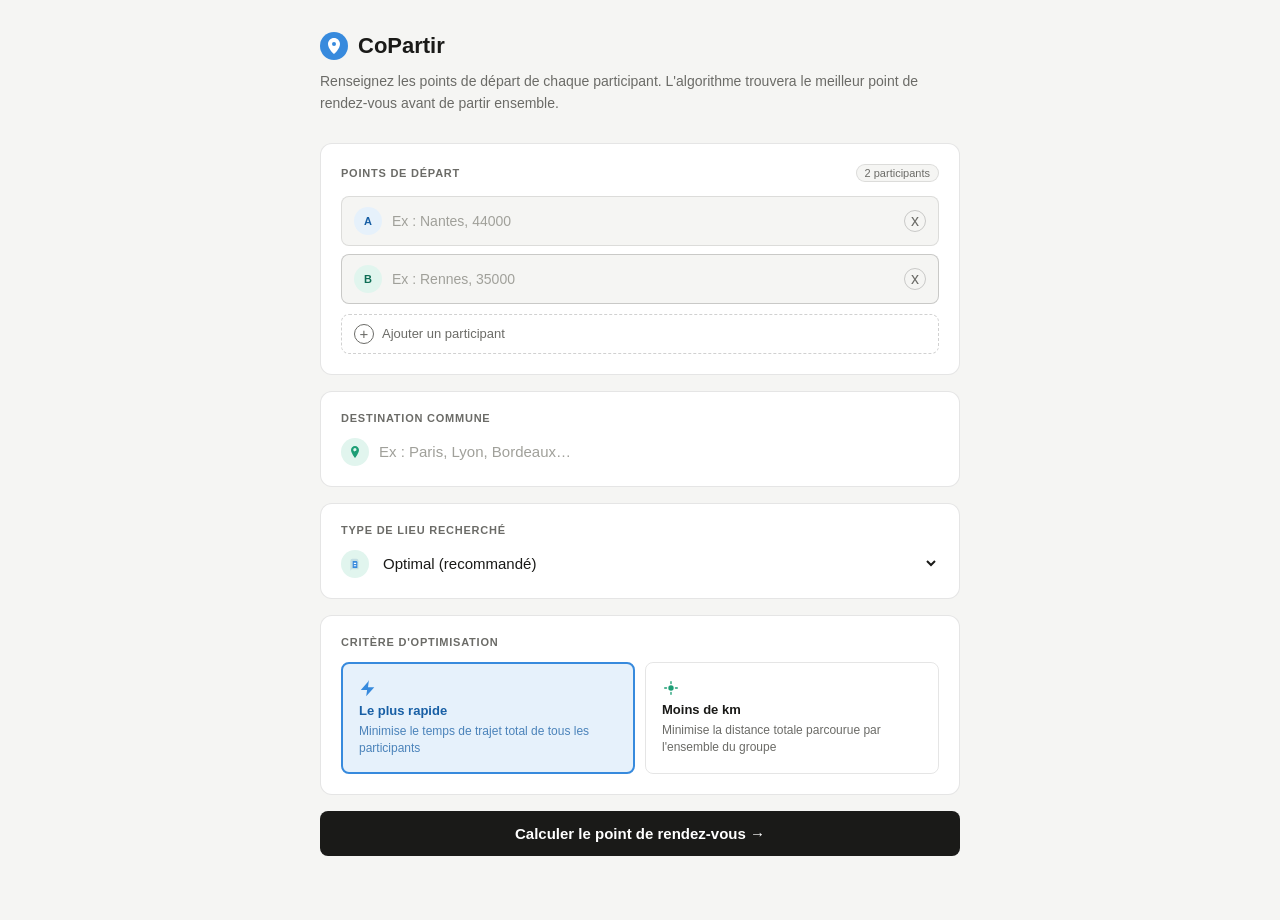
<file: index.html>
<!DOCTYPE html>
<html lang="fr">
<head>
  <meta charset="UTF-8" />
  <meta name="viewport" content="width=device-width, initial-scale=1.0" />
  <meta name="theme-color" content="#ffffff" />
  <meta name="description" content="Trouvez le meilleur point de rendez-vous pour votre covoiturage." />
  <meta name="apple-mobile-web-app-capable" content="yes" />
  <meta name="apple-mobile-web-app-status-bar-style" content="default" />
  <meta name="apple-mobile-web-app-title" content="CoPartir" />
  <link rel="manifest" href="manifest.json" />
  <link rel="icon" href="icons/icon-192.png" />
  <link rel="apple-touch-icon" href="icons/icon-192.png" />
  <title>CoPartir</title>
  <link rel="stylesheet" href="style.css" />

  <style>
    /* ── Loading Overlay ─────────────────────────────────── */
    #loading-overlay {
      display: none;
      position: fixed;
      inset: 0;
      background: rgba(255,255,255,0.88);
      backdrop-filter: blur(6px);
      z-index: 1000;
      flex-direction: column;
      align-items: center;
      justify-content: center;
      gap: 20px;
    }
    #loading-overlay.active { display: flex; }

    .loading-label {
      font-size: 15px;
      font-weight: 600;
      color: #185FA5;
      letter-spacing: 0.03em;
    }
    .loading-sub {
      font-size: 13px;
      color: #6b7280;
      margin-top: -14px;
    }

    /* Car + windmill SVG animation */
    .car-scene {
      position: relative;
      width: 120px;
      height: 80px;
    }

    /* Wheels bounce */
    @keyframes carBounce {
      0%, 100% { transform: translateY(0); }
      50%       { transform: translateY(-3px); }
    }
    .car-body {
      animation: carBounce 0.6s ease-in-out infinite;
    }

    /* Road scroll */
    @keyframes roadScroll {
      from { transform: translateX(0); }
      to   { transform: translateX(-40px); }
    }
    .road-line {
      animation: roadScroll 0.4s linear infinite;
    }

    /* Windmill blades spin */
    @keyframes bladesSpin {
      from { transform: rotate(0deg); }
      to   { transform: rotate(360deg); }
    }
    .blades {
      transform-origin: 60px 14px;
      animation: bladesSpin 1s linear infinite;
    }

    /* Wind puffs */
    @keyframes windPuff {
      0%   { opacity: 0; transform: translateX(0); }
      30%  { opacity: 0.7; }
      100% { opacity: 0; transform: translateX(18px); }
    }
    .wind1 { animation: windPuff 1s ease-out infinite 0s; }
    .wind2 { animation: windPuff 1s ease-out infinite 0.35s; }
    .wind3 { animation: windPuff 1s ease-out infinite 0.7s; }

    /* Dots loader */
    @keyframes dot {
      0%, 80%, 100% { transform: scale(0.6); opacity: 0.3; }
      40%           { transform: scale(1);   opacity: 1; }
    }
    .dots { display: flex; gap: 6px; }
    .dots span {
      width: 8px; height: 8px;
      border-radius: 50%;
      background: #378ADD;
      animation: dot 1.2s ease-in-out infinite;
    }
    .dots span:nth-child(2) { animation-delay: 0.2s; }
    .dots span:nth-child(3) { animation-delay: 0.4s; }

    /* ── Error Banner ────────────────────────────────────── */
    #error-banner {
      display: none;
      margin-top: 14px;
      border: 1.5px solid #f87171;
      border-radius: 12px;
      background: #fff5f5;
      padding: 12px 14px;
      gap: 12px;
      align-items: flex-start;
    }
    #error-banner.active { display: flex; }

    .error-icon { flex-shrink: 0; margin-top: 1px; }
    .error-text { flex: 1; }
    .error-title {
      font-size: 13px;
      font-weight: 700;
      color: #b91c1c;
      margin-bottom: 2px;
    }
    #error-msg {
      font-size: 12px;
      color: #7f1d1d;
      line-height: 1.4;
    }

    /* Broken windmill on error car */
    .broken-blade {
      transform-origin: 0 0;
    }
    @keyframes brokenWobble {
      0%, 100% { transform: rotate(-10deg); }
      50%       { transform: rotate(10deg); }
    }
    .broken-blade { animation: brokenWobble 0.5s ease-in-out infinite; }
  </style>
</head>
<body>

  <!-- Loading Overlay -->
  <div id="loading-overlay">
    <svg class="car-scene" width="160" height="90" viewBox="0 0 160 90" xmlns="http://www.w3.org/2000/svg">
      <!-- Road -->
      <rect x="0" y="72" width="160" height="18" fill="#e5e7eb" rx="3"/>
      <!-- Road dashes (animated) -->
      <g class="road-line">
        <rect x="0"  y="79" width="28" height="4" rx="2" fill="#d1d5db"/>
        <rect x="40" y="79" width="28" height="4" rx="2" fill="#d1d5db"/>
        <rect x="80" y="79" width="28" height="4" rx="2" fill="#d1d5db"/>
        <rect x="120" y="79" width="28" height="4" rx="2" fill="#d1d5db"/>
        <rect x="160" y="79" width="28" height="4" rx="2" fill="#d1d5db"/>
      </g>
      <!-- Car body group (bounces) -->
      <g class="car-body">
        <!-- Car chassis -->
        <rect x="18" y="46" width="82" height="24" rx="5" fill="#378ADD"/>
        <!-- Car roof -->
        <path d="M34 46 Q38 30 52 28 L82 28 Q96 28 100 46Z" fill="#2d7acc"/>
        <!-- Windows -->
        <path d="M38 44 Q41 33 52 31 L70 31 L70 44Z" fill="#bfdbfe" opacity="0.9"/>
        <rect x="73" y="31" width="24" height="13" rx="2" fill="#bfdbfe" opacity="0.9"/>
        <!-- Front bumper (right side) -->
        <rect x="98" y="46" width="18" height="24" rx="2" fill="#378ADD"/>
        <!-- Front headlights -->
        <circle cx="114" cy="56" r="2" fill="#fde68a"/>
        <circle cx="114" cy="62" r="2" fill="#fef3c7"/>
        <!-- Rear taillights -->
        <circle cx="20" cy="56" r="2" fill="#ef4444"/>
        <circle cx="20" cy="62" r="2" fill="#f87171"/>
        <!-- Wheels (kept in foreground) -->
        <circle cx="38" cy="70" r="10" fill="#1f2937"/>
        <circle cx="38" cy="70" r="5"  fill="#9ca3af"/>
        <circle cx="98" cy="70" r="10" fill="#1f2937"/>
        <circle cx="98" cy="70" r="5"  fill="#9ca3af"/>
        <!-- Windmill mast on roof -->
        <rect x="58" y="11" width="3" height="19" rx="1" fill="#6b7280"/>
        <!-- Windmill blades (spinning) -->
        <g class="blades">
          <!-- blade up -->
          <path d="M60 14 L56 2 L64 2 Z" fill="#f59e0b" opacity="0.9"/>
          <!-- blade right -->
          <path d="M60 14 L72 10 L72 18 Z" fill="#f59e0b" opacity="0.9"/>
          <!-- blade down -->
          <path d="M60 14 L64 26 L56 26 Z" fill="#f59e0b" opacity="0.9"/>
          <!-- blade left -->
          <path d="M60 14 L48 18 L48 10 Z" fill="#f59e0b" opacity="0.9"/>
        </g>
        <!-- Windmill hub -->
        <circle cx="60" cy="14" r="3" fill="#d97706"/>
        <!-- Wind puffs -->
        <text class="wind1" x="108" y="22" font-size="10" fill="#93c5fd">~</text>
        <text class="wind2" x="108" y="30" font-size="8"  fill="#93c5fd">~</text>
        <text class="wind3" x="108" y="38" font-size="6"  fill="#93c5fd">~</text>
      </g>
    </svg>
    <div class="loading-label">Calcul du point de ralliement…</div>
    <div class="loading-sub">Analyse des trajets en cours</div>
    <div class="dots">
      <span></span><span></span><span></span>
    </div>
  </div>

  <div class="container">
    <div class="header">
      <div class="logo">
        <svg width="28" height="28" viewBox="0 0 28 28" fill="none">
          <circle cx="14" cy="14" r="14" fill="#378ADD"/>
          <path d="M14 6C10.69 6 8 8.69 8 12c0 5 6 10 6 10s6-5 6-10c0-3.31-2.69-6-6-6zm0 8a2 2 0 1 1 0-4 2 2 0 0 1 0 4z" fill="white"/>
        </svg>
        <h1>CoPartir</h1>
      </div>
      <p>Renseignez les points de départ de chaque participant. L'algorithme trouvera le meilleur point de rendez-vous avant de partir ensemble.</p>
    </div>

    <!-- Départs -->
    <div class="card">
      <div class="card-header">
        <span class="section-label">Points de départ</span>
        <span class="counter-badge" id="counter">2 participants</span>
      </div>
      <div class="departure-list" id="departure-list"></div>
      <button class="add-person" id="add-btn">
        <span class="plus-circle">+</span>
        Ajouter un participant
      </button>
    </div>

    <!-- Destination -->
    <div class="card">
      <div class="section-label">Destination commune</div>
      <div class="dest-row">
        <div class="dest-icon">
          <svg width="14" height="14" viewBox="0 0 14 14" fill="none">
            <path d="M7 1C4.79 1 3 2.79 3 5c0 3 4 8 4 8s4-5 4-8c0-2.21-1.79-4-4-4zm0 5.5A1.5 1.5 0 1 1 7 3a1.5 1.5 0 0 1 0 3z" fill="#1D9E75"/>
          </svg>
        </div>
        <input class="dest-input" type="text" placeholder="Ex : Paris, Lyon, Bordeaux…" id="dest-input" />
      </div>
    </div>

    <!-- Type de point de ralliement -->
    <div class="card">
      <div class="section-label">Type de lieu recherché</div>
      <div class="dest-row">
        <div class="dest-icon" aria-hidden="true">
          <svg width="14" height="14" viewBox="0 0 24 24" fill="none">
            <path d="M7 3h7a4 4 0 0 1 4 4v14H7a3 3 0 0 0-3 3V7a4 4 0 0 1 4-4z" fill="#185FA5" opacity="0.15"/>
            <path d="M8 7h6a2 2 0 0 1 2 2v10H8V7z" fill="#378ADD"/>
            <path d="M10 10h4v2h-4zm0 4h4v2h-4z" fill="white"/>
          </svg>
        </div>
        <select class="dest-input" id="place-type-select" aria-label="Type de lieu">
          <option value="optimal" selected>Optimal (recommandé)</option>
          <option value="public_parking">Parking public / municipal</option>
          <option value="supermarket_parking">Parking de supermarché / grande surface</option>
          <option value="covered_parking">Parking couvert (centre commercial, gare…)</option>
          <option value="transit_hub">Gare / arrêt de transport en commun</option>
          <option value="highway_area">Aire d'autoroute / échangeur</option>
        </select>
      </div>
    </div>

    <!-- Critère -->
    <div class="card">
      <div class="section-label">Critère d'optimisation</div>
      <div class="mode-grid">
        <div class="mode-card active" data-mode="fast" onclick="selectMode(this)">
          <svg width="18" height="18" viewBox="0 0 20 20" fill="none"><path d="M10 2L2 11h7l-1 7 9-10h-7l1-8z" fill="#378ADD"/></svg>
          <div class="mode-title">Le plus rapide</div>
          <div class="mode-desc">Minimise le temps de trajet total de tous les participants</div>
        </div>
        <div class="mode-card" data-mode="short" onclick="selectMode(this)">
          <svg width="18" height="18" viewBox="0 0 20 20" fill="none"><circle cx="10" cy="10" r="3" fill="#1D9E75"/><path d="M10 3v2M10 15v2M3 10h2M15 10h2" stroke="#1D9E75" stroke-width="1.5" stroke-linecap="round"/></svg>
          <div class="mode-title">Moins de km</div>
          <div class="mode-desc">Minimise la distance totale parcourue par l'ensemble du groupe</div>
        </div>
      </div>
    </div>

    <button class="submit-btn" onclick="handleSubmit()">Calculer le point de rendez-vous →</button>

    <!-- Error Banner -->
    <div id="error-banner">
      <!-- Broken windmill car icon -->
      <div class="error-icon">
        <svg width="52" height="40" viewBox="0 0 52 40" xmlns="http://www.w3.org/2000/svg">
          <!-- Road -->
          <rect x="0" y="30" width="52" height="10" fill="#fecaca" rx="2"/>
          <!-- Car -->
          <rect x="4" y="18" width="34" height="12" rx="3" fill="#f87171"/>
          <path d="M10 18 Q12 10 18 9 L30 9 Q36 9 38 18Z" fill="#ef4444"/>
          <!-- Windows -->
          <path d="M12 17 Q14 11 18 10 L26 10 L26 17Z" fill="#fca5a5" opacity="0.7"/>
          <rect x="27" y="10" width="9" height="7" rx="1" fill="#fca5a5" opacity="0.7"/>
          <!-- Wheels -->
          <circle cx="13" cy="30" r="5" fill="#7f1d1d"/>
          <circle cx="13" cy="30" r="2.5" fill="#fca5a5"/>
          <circle cx="33" cy="30" r="5" fill="#7f1d1d"/>
          <circle cx="33" cy="30" r="2.5" fill="#fca5a5"/>
          <!-- Mast -->
          <rect x="22" y="3" width="2" height="7" rx="1" fill="#9ca3af"/>
          <!-- Broken blade (drooping) -->
          <g transform="translate(23,6)">
            <line x1="0" y1="0" x2="0" y2="-5" stroke="#d97706" stroke-width="2" stroke-linecap="round"/>
            <line x1="0" y1="0" x2="5" y2="2" stroke="#d97706" stroke-width="2" stroke-linecap="round"/>
            <!-- broken piece drooping -->
            <line class="broken-blade" x1="0" y1="0" x2="-3" y2="5" stroke="#fbbf24" stroke-width="2" stroke-linecap="round" stroke-dasharray="2,1"/>
          </g>
          <!-- X mark on windmill -->
          <text x="28" y="6" font-size="7" fill="#b91c1c" font-weight="bold">✕</text>
        </svg>
      </div>
      <div class="error-text">
        <div class="error-title">Oups, calcul impossible</div>
        <div id="error-msg"></div>
      </div>
    </div>
  </div>
  <script src="config.js"></script>
  <script src="app.js"></script>
  <script src="app.js?v=20260421"></script>
</body>
</html>
</file>
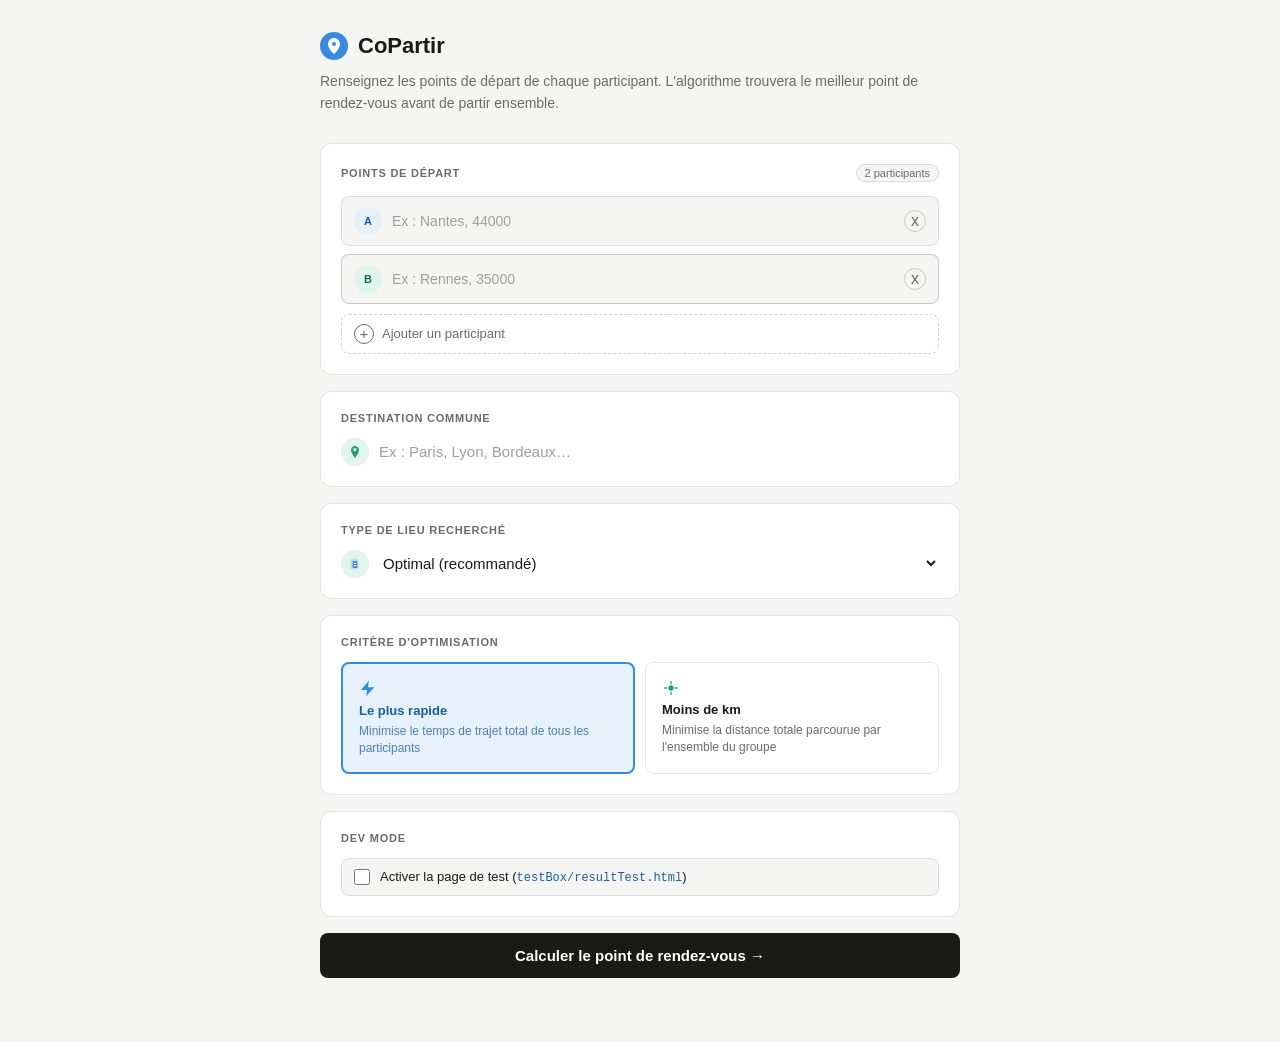
<file: indexTest.html>
<!DOCTYPE html>
<html lang="fr">
<head>
  <meta charset="UTF-8" />
  <meta name="viewport" content="width=device-width, initial-scale=1.0" />
  <meta name="theme-color" content="#ffffff" />
  <meta name="description" content="Trouvez le meilleur point de rendez-vous pour votre covoiturage." />
  <meta name="apple-mobile-web-app-capable" content="yes" />
  <meta name="apple-mobile-web-app-status-bar-style" content="default" />
  <meta name="apple-mobile-web-app-title" content="CoPartir" />
  <link rel="manifest" href="manifest.json" />
  <link rel="icon" href="icons/icon-192.png" />
  <link rel="apple-touch-icon" href="icons/icon-192.png" />
  <title>CoPartir</title>
  <link rel="stylesheet" href="style.css" />

  <style>
    /* ── Loading Overlay ─────────────────────────────────── */
    #loading-overlay {
      display: none;
      position: fixed;
      inset: 0;
      background: rgba(255,255,255,0.88);
      backdrop-filter: blur(6px);
      z-index: 1000;
      flex-direction: column;
      align-items: center;
      justify-content: center;
      gap: 20px;
    }
    #loading-overlay.active { display: flex; }

    .loading-label {
      font-size: 15px;
      font-weight: 600;
      color: #185FA5;
      letter-spacing: 0.03em;
    }
    .loading-sub {
      font-size: 13px;
      color: #6b7280;
      margin-top: -14px;
    }

    /* Car + windmill SVG animation */
    .car-scene {
      position: relative;
      width: 120px;
      height: 80px;
    }

    /* Wheels bounce */
    @keyframes carBounce {
      0%, 100% { transform: translateY(0); }
      50%       { transform: translateY(-3px); }
    }
    .car-body {
      animation: carBounce 0.6s ease-in-out infinite;
    }

    /* Road scroll */
    @keyframes roadScroll {
      from { transform: translateX(0); }
      to   { transform: translateX(-40px); }
    }
    .road-line {
      animation: roadScroll 0.4s linear infinite;
    }

    /* Windmill blades spin */
    @keyframes bladesSpin {
      from { transform: rotate(0deg); }
      to   { transform: rotate(360deg); }
    }
    .blades {
      transform-origin: 60px 14px;
      animation: bladesSpin 1s linear infinite;
    }

    /* Wind puffs */
    @keyframes windPuff {
      0%   { opacity: 0; transform: translateX(0); }
      30%  { opacity: 0.7; }
      100% { opacity: 0; transform: translateX(18px); }
    }
    .wind1 { animation: windPuff 1s ease-out infinite 0s; }
    .wind2 { animation: windPuff 1s ease-out infinite 0.35s; }
    .wind3 { animation: windPuff 1s ease-out infinite 0.7s; }

    /* Dots loader */
    @keyframes dot {
      0%, 80%, 100% { transform: scale(0.6); opacity: 0.3; }
      40%           { transform: scale(1);   opacity: 1; }
    }
    .dots { display: flex; gap: 6px; }
    .dots span {
      width: 8px; height: 8px;
      border-radius: 50%;
      background: #378ADD;
      animation: dot 1.2s ease-in-out infinite;
    }
    .dots span:nth-child(2) { animation-delay: 0.2s; }
    .dots span:nth-child(3) { animation-delay: 0.4s; }

    /* ── Error Banner ────────────────────────────────────── */
    #error-banner {
      display: none;
      margin-top: 14px;
      border: 1.5px solid #f87171;
      border-radius: 12px;
      background: #fff5f5;
      padding: 12px 14px;
      gap: 12px;
      align-items: flex-start;
    }
    #error-banner.active { display: flex; }

    .error-icon { flex-shrink: 0; margin-top: 1px; }
    .error-text { flex: 1; }
    .error-title {
      font-size: 13px;
      font-weight: 700;
      color: #b91c1c;
      margin-bottom: 2px;
    }
    #error-msg {
      font-size: 12px;
      color: #7f1d1d;
      line-height: 1.4;
    }

    /* Broken windmill on error car */
    .broken-blade {
      transform-origin: 0 0;
    }
    @keyframes brokenWobble {
      0%, 100% { transform: rotate(-10deg); }
      50%       { transform: rotate(10deg); }
    }
    .broken-blade { animation: brokenWobble 0.5s ease-in-out infinite; }
  </style>
</head>
<body>

  <!-- Loading Overlay -->
  <div id="loading-overlay">
    <svg class="car-scene" width="160" height="90" viewBox="0 0 160 90" xmlns="http://www.w3.org/2000/svg">
      <!-- Road -->
      <rect x="0" y="72" width="160" height="18" fill="#e5e7eb" rx="3"/>
      <!-- Road dashes (animated) -->
      <g class="road-line">
        <rect x="0"  y="79" width="28" height="4" rx="2" fill="#d1d5db"/>
        <rect x="40" y="79" width="28" height="4" rx="2" fill="#d1d5db"/>
        <rect x="80" y="79" width="28" height="4" rx="2" fill="#d1d5db"/>
        <rect x="120" y="79" width="28" height="4" rx="2" fill="#d1d5db"/>
        <rect x="160" y="79" width="28" height="4" rx="2" fill="#d1d5db"/>
      </g>
      <!-- Car body group (bounces) -->
      <g class="car-body">
        <!-- Car chassis -->
        <rect x="18" y="46" width="82" height="24" rx="5" fill="#378ADD"/>
        <!-- Car roof -->
        <path d="M34 46 Q38 30 52 28 L82 28 Q96 28 100 46Z" fill="#2d7acc"/>
        <!-- Windows -->
        <path d="M38 44 Q41 33 52 31 L70 31 L70 44Z" fill="#bfdbfe" opacity="0.9"/>
        <rect x="73" y="31" width="24" height="13" rx="2" fill="#bfdbfe" opacity="0.9"/>
        <!-- Front bumper (right side) -->
        <rect x="98" y="46" width="18" height="24" rx="2" fill="#378ADD"/>
        <!-- Front headlights -->
        <circle cx="114" cy="56" r="2" fill="#fde68a"/>
        <circle cx="114" cy="62" r="2" fill="#fef3c7"/>
        <!-- Rear taillights -->
        <circle cx="20" cy="56" r="2" fill="#ef4444"/>
        <circle cx="20" cy="62" r="2" fill="#f87171"/>
        <!-- Wheels (kept in foreground) -->
        <circle cx="38" cy="70" r="10" fill="#1f2937"/>
        <circle cx="38" cy="70" r="5"  fill="#9ca3af"/>
        <circle cx="98" cy="70" r="10" fill="#1f2937"/>
        <circle cx="98" cy="70" r="5"  fill="#9ca3af"/>
        <!-- Windmill mast on roof -->
        <rect x="58" y="11" width="3" height="19" rx="1" fill="#6b7280"/>
        <!-- Windmill blades (spinning) -->
        <g class="blades">
          <!-- blade up -->
          <path d="M60 14 L56 2 L64 2 Z" fill="#f59e0b" opacity="0.9"/>
          <!-- blade right -->
          <path d="M60 14 L72 10 L72 18 Z" fill="#f59e0b" opacity="0.9"/>
          <!-- blade down -->
          <path d="M60 14 L64 26 L56 26 Z" fill="#f59e0b" opacity="0.9"/>
          <!-- blade left -->
          <path d="M60 14 L48 18 L48 10 Z" fill="#f59e0b" opacity="0.9"/>
        </g>
        <!-- Windmill hub -->
        <circle cx="60" cy="14" r="3" fill="#d97706"/>
        <!-- Wind puffs -->
        <text class="wind1" x="108" y="22" font-size="10" fill="#93c5fd">~</text>
        <text class="wind2" x="108" y="30" font-size="8"  fill="#93c5fd">~</text>
        <text class="wind3" x="108" y="38" font-size="6"  fill="#93c5fd">~</text>
      </g>
    </svg>
    <div class="loading-label">Calcul du point de ralliement…</div>
    <div class="loading-sub">Analyse des trajets en cours</div>
    <div class="dots">
      <span></span><span></span><span></span>
    </div>
  </div>

  <div class="container">
    <div class="header">
      <div class="logo">
        <svg width="28" height="28" viewBox="0 0 28 28" fill="none">
          <circle cx="14" cy="14" r="14" fill="#378ADD"/>
          <path d="M14 6C10.69 6 8 8.69 8 12c0 5 6 10 6 10s6-5 6-10c0-3.31-2.69-6-6-6zm0 8a2 2 0 1 1 0-4 2 2 0 0 1 0 4z" fill="white"/>
        </svg>
        <h1>CoPartir</h1>
      </div>
      <p>Renseignez les points de départ de chaque participant. L'algorithme trouvera le meilleur point de rendez-vous avant de partir ensemble.</p>
    </div>

    <!-- Départs -->
    <div class="card">
      <div class="card-header">
        <span class="section-label">Points de départ</span>
        <span class="counter-badge" id="counter">2 participants</span>
      </div>
      <div class="departure-list" id="departure-list"></div>
      <button class="add-person" id="add-btn">
        <span class="plus-circle">+</span>
        Ajouter un participant
      </button>
    </div>

    <!-- Destination -->
    <div class="card">
      <div class="section-label">Destination commune</div>
      <div class="dest-row">
        <div class="dest-icon">
          <svg width="14" height="14" viewBox="0 0 14 14" fill="none">
            <path d="M7 1C4.79 1 3 2.79 3 5c0 3 4 8 4 8s4-5 4-8c0-2.21-1.79-4-4-4zm0 5.5A1.5 1.5 0 1 1 7 3a1.5 1.5 0 0 1 0 3z" fill="#1D9E75"/>
          </svg>
        </div>
        <input class="dest-input" type="text" placeholder="Ex : Paris, Lyon, Bordeaux…" id="dest-input" />
      </div>
    </div>

    <!-- Type de point de ralliement -->
    <div class="card">
      <div class="section-label">Type de lieu recherché</div>
      <div class="dest-row">
        <div class="dest-icon" aria-hidden="true">
          <svg width="14" height="14" viewBox="0 0 24 24" fill="none">
            <path d="M7 3h7a4 4 0 0 1 4 4v14H7a3 3 0 0 0-3 3V7a4 4 0 0 1 4-4z" fill="#185FA5" opacity="0.15"/>
            <path d="M8 7h6a2 2 0 0 1 2 2v10H8V7z" fill="#378ADD"/>
            <path d="M10 10h4v2h-4zm0 4h4v2h-4z" fill="white"/>
          </svg>
        </div>
        <select class="dest-input" id="place-type-select" aria-label="Type de lieu">
          <option value="optimal" selected>Optimal (recommandé)</option>
          <option value="public_parking">Parking public / municipal</option>
          <option value="supermarket_parking">Parking de supermarché / grande surface</option>
          <option value="covered_parking">Parking couvert (centre commercial, gare…)</option>
          <option value="transit_hub">Gare / arrêt de transport en commun</option>
          <option value="highway_area">Aire d'autoroute / échangeur</option>
        </select>
      </div>
    </div>

    <!-- Critère -->
    <div class="card">
      <div class="section-label">Critère d'optimisation</div>
      <div class="mode-grid">
        <div class="mode-card active" data-mode="fast" onclick="selectMode(this)">
          <svg width="18" height="18" viewBox="0 0 20 20" fill="none"><path d="M10 2L2 11h7l-1 7 9-10h-7l1-8z" fill="#378ADD"/></svg>
          <div class="mode-title">Le plus rapide</div>
          <div class="mode-desc">Minimise le temps de trajet total de tous les participants</div>
        </div>
        <div class="mode-card" data-mode="short" onclick="selectMode(this)">
          <svg width="18" height="18" viewBox="0 0 20 20" fill="none"><circle cx="10" cy="10" r="3" fill="#1D9E75"/><path d="M10 3v2M10 15v2M3 10h2M15 10h2" stroke="#1D9E75" stroke-width="1.5" stroke-linecap="round"/></svg>
          <div class="mode-title">Moins de km</div>
          <div class="mode-desc">Minimise la distance totale parcourue par l'ensemble du groupe</div>
        </div>
      </div>
    </div>

    <!-- Dev mode -->
    <div class="card">
      <div class="section-label">Dev mode</div>
      <label class="dev-mode-row" for="dev-mode-toggle">
        <input type="checkbox" id="dev-mode-toggle" />
        <span class="dev-mode-text">
          Activer la page de test (<code>testBox/resultTest.html</code>)
        </span>
      </label>
    </div>

    <button class="submit-btn" onclick="handleSubmit()">Calculer le point de rendez-vous →</button>

    <!-- Error Banner -->
    <div id="error-banner">
      <!-- Broken windmill car icon -->
      <div class="error-icon">
        <svg width="52" height="40" viewBox="0 0 52 40" xmlns="http://www.w3.org/2000/svg">
          <!-- Road -->
          <rect x="0" y="30" width="52" height="10" fill="#fecaca" rx="2"/>
          <!-- Car -->
          <rect x="4" y="18" width="34" height="12" rx="3" fill="#f87171"/>
          <path d="M10 18 Q12 10 18 9 L30 9 Q36 9 38 18Z" fill="#ef4444"/>
          <!-- Windows -->
          <path d="M12 17 Q14 11 18 10 L26 10 L26 17Z" fill="#fca5a5" opacity="0.7"/>
          <rect x="27" y="10" width="9" height="7" rx="1" fill="#fca5a5" opacity="0.7"/>
          <!-- Wheels -->
          <circle cx="13" cy="30" r="5" fill="#7f1d1d"/>
          <circle cx="13" cy="30" r="2.5" fill="#fca5a5"/>
          <circle cx="33" cy="30" r="5" fill="#7f1d1d"/>
          <circle cx="33" cy="30" r="2.5" fill="#fca5a5"/>
          <!-- Mast -->
          <rect x="22" y="3" width="2" height="7" rx="1" fill="#9ca3af"/>
          <!-- Broken blade (drooping) -->
          <g transform="translate(23,6)">
            <line x1="0" y1="0" x2="0" y2="-5" stroke="#d97706" stroke-width="2" stroke-linecap="round"/>
            <line x1="0" y1="0" x2="5" y2="2" stroke="#d97706" stroke-width="2" stroke-linecap="round"/>
            <!-- broken piece drooping -->
            <line class="broken-blade" x1="0" y1="0" x2="-3" y2="5" stroke="#fbbf24" stroke-width="2" stroke-linecap="round" stroke-dasharray="2,1"/>
          </g>
          <!-- X mark on windmill -->
          <text x="28" y="6" font-size="7" fill="#b91c1c" font-weight="bold">✕</text>
        </svg>
      </div>
      <div class="error-text">
        <div class="error-title">Oups, calcul impossible</div>
        <div id="error-msg"></div>
      </div>
    </div>

  </div>

  <script src="app.js?v=20260421"></script>
</body>
</html>
</file>
<file: style.css>
*, *::before, *::after {
  box-sizing: border-box;
  margin: 0;
  padding: 0;
}

:root {
  --color-bg: #ffffff;
  --color-bg-secondary: #f5f5f3;
  --color-text-primary: #1a1a18;
  --color-text-secondary: #6b6b67;
  --color-text-tertiary: #a0a09a;
  --color-border: rgba(0,0,0,0.10);
  --color-border-secondary: rgba(0,0,0,0.18);
  --radius-md: 8px;
  --radius-lg: 12px;
  --font: -apple-system, BlinkMacSystemFont, 'Segoe UI', sans-serif;
}

@media (prefers-color-scheme: dark) {
  :root {
    --color-bg: #1c1c1a;
    --color-bg-secondary: #2a2a27;
    --color-text-primary: #f0efe8;
    --color-text-secondary: #9a9a94;
    --color-text-tertiary: #6b6b67;
    --color-border: rgba(255,255,255,0.10);
    --color-border-secondary: rgba(255,255,255,0.18);
  }
}

body {
  font-family: var(--font);
  background: var(--color-bg-secondary);
  color: var(--color-text-primary);
  min-height: 100vh;
  padding-bottom: 2rem;
}

.container {
  max-width: 680px;
  margin: 0 auto;
  padding: 2rem 1.25rem;
}

/* Header */
.header { margin-bottom: 1.75rem; }

.logo {
  display: flex;
  align-items: center;
  gap: 10px;
  margin-bottom: 10px;
}

.logo h1 {
  font-size: 22px;
  font-weight: 600;
  color: var(--color-text-primary);
}

.header p {
  font-size: 14px;
  color: var(--color-text-secondary);
  line-height: 1.6;
}

/* Card */
.card {
  background: var(--color-bg);
  border: 0.5px solid var(--color-border);
  border-radius: var(--radius-lg);
  padding: 1.25rem;
  margin-bottom: 1rem;
}

.card-header {
  display: flex;
  align-items: center;
  margin-bottom: 14px;
}

.section-label {
  font-size: 11px;
  font-weight: 600;
  color: var(--color-text-secondary);
  text-transform: uppercase;
  letter-spacing: 0.07em;
  margin-bottom: 14px;
}

.card-header .section-label {
  margin-bottom: 0;
}

.counter-badge {
  font-size: 11px;
  background: var(--color-bg-secondary);
  border: 0.5px solid var(--color-border);
  border-radius: 20px;
  padding: 2px 8px;
  color: var(--color-text-secondary);
  margin-left: auto;
}

/* Departure list */
.departure-list {
  display: flex;
  flex-direction: column;
  gap: 8px;
}

.departure-item {
  display: flex;
  align-items: center;
  gap: 10px;
  background: var(--color-bg-secondary);
  border: 0.5px solid var(--color-border);
  border-radius: var(--radius-md);
  padding: 10px 12px;
  transition: border-color 0.15s;
}

.departure-item:focus-within {
  border-color: var(--color-border-secondary);
}

.avatar {
  width: 28px;
  height: 28px;
  border-radius: 50%;
  display: flex;
  align-items: center;
  justify-content: center;
  font-size: 11px;
  font-weight: 600;
  flex-shrink: 0;
}

.departure-item input {
  flex: 1;
  border: none;
  background: transparent;
  font-size: 14px;
  color: var(--color-text-primary);
  outline: none;
  font-family: var(--font);
}

.departure-item input::placeholder {
  color: var(--color-text-tertiary);
}

.remove-btn {
  width: 22px;
  height: 22px;
  border-radius: 50%;
  border: 0.5px solid var(--color-border-secondary);
  background: transparent;
  cursor: pointer;
  display: flex;
  align-items: center;
  justify-content: center;
  flex-shrink: 0;
  color: var(--color-text-secondary);
  font-size: 16px;
  line-height: 1;
  transition: all 0.15s;
}

.remove-btn:hover {
  background: #fcebeb;
  border-color: #f09595;
  color: #a32d2d;
}

/* Add person button */
.add-person {
  display: flex;
  align-items: center;
  gap: 8px;
  margin-top: 10px;
  padding: 9px 12px;
  border: 0.5px dashed var(--color-border-secondary);
  border-radius: var(--radius-md);
  cursor: pointer;
  background: transparent;
  color: var(--color-text-secondary);
  font-size: 13px;
  font-family: var(--font);
  width: 100%;
  transition: all 0.15s;
}

.add-person:hover {
  background: var(--color-bg-secondary);
  color: var(--color-text-primary);
  border-color: var(--color-border-secondary);
}

.plus-circle {
  width: 20px;
  height: 20px;
  border-radius: 50%;
  border: 1.5px solid currentColor;
  display: flex;
  align-items: center;
  justify-content: center;
  font-size: 15px;
  flex-shrink: 0;
  line-height: 1;
}

/* Destination */
.dest-row {
  display: flex;
  align-items: center;
  gap: 10px;
}

.dest-icon {
  width: 28px;
  height: 28px;
  border-radius: 50%;
  background: #e1f5ee;
  display: flex;
  align-items: center;
  justify-content: center;
  flex-shrink: 0;
}

.dest-input {
  flex: 1;
  border: none;
  background: transparent;
  font-size: 15px;
  color: var(--color-text-primary);
  outline: none;
  font-family: var(--font);
}

.dest-input::placeholder {
  color: var(--color-text-tertiary);
}

/* Mode cards */
.mode-grid {
  display: grid;
  grid-template-columns: 1fr 1fr;
  gap: 10px;
}

.mode-card {
  border: 0.5px solid var(--color-border);
  border-radius: var(--radius-md);
  padding: 1rem;
  cursor: pointer;
  transition: border-color 0.15s, background 0.15s;
  display: flex;
  flex-direction: column;
  gap: 5px;
}

.mode-card:hover {
  background: var(--color-bg-secondary);
}

.mode-card.active {
  border: 2px solid #378ADD;
  background: #e6f1fb;
}

.mode-title {
  font-size: 13px;
  font-weight: 600;
  color: var(--color-text-primary);
}

.mode-desc {
  font-size: 12px;
  color: var(--color-text-secondary);
  line-height: 1.4;
}

.mode-card.active .mode-title { color: #185FA5; }
.mode-card.active .mode-desc { color: #185FA5; opacity: 0.75; }

/* Dev mode */
.dev-mode-row {
  display: flex;
  align-items: center;
  gap: 10px;
  background: var(--color-bg-secondary);
  border: 0.5px solid var(--color-border);
  border-radius: var(--radius-md);
  padding: 10px 12px;
  cursor: pointer;
}

.dev-mode-row input[type="checkbox"] {
  width: 16px;
  height: 16px;
  accent-color: #378ADD;
  cursor: pointer;
  flex-shrink: 0;
}

.dev-mode-text {
  font-size: 13px;
  color: var(--color-text-primary);
}

.dev-mode-text code {
  font-size: 12px;
  color: #185FA5;
}

/* Submit */
.submit-btn {
  width: 100%;
  padding: 14px;
  background: var(--color-text-primary);
  color: var(--color-bg);
  border: none;
  border-radius: var(--radius-md);
  font-size: 15px;
  font-weight: 600;
  cursor: pointer;
  font-family: var(--font);
  transition: opacity 0.15s, transform 0.1s;
}

.submit-btn:hover { opacity: 0.85; }
.submit-btn:active { transform: scale(0.99); }

/* Responsive */
@media (max-width: 480px) {
  .container { padding: 1.25rem 1rem; }
  .mode-grid { grid-template-columns: 1fr; }
}

/* Section points proches */
#nearby-spots-wrap {
  background: #fff;
  border: 1px solid #e5e9f0;
  border-radius: 12px;
  padding: 10px 12px;
}

.nearby-spots-meta {
  font-size: 12px;
  font-weight: 600;
  color: #185FA5;
  margin-bottom: 8px;
}

.nearby-spots-empty {
  font-size: 12px;
  color: #6b7280;
  line-height: 1.4;
}

.nearby-spot-row {
  padding: 7px 0;
}
</file>
